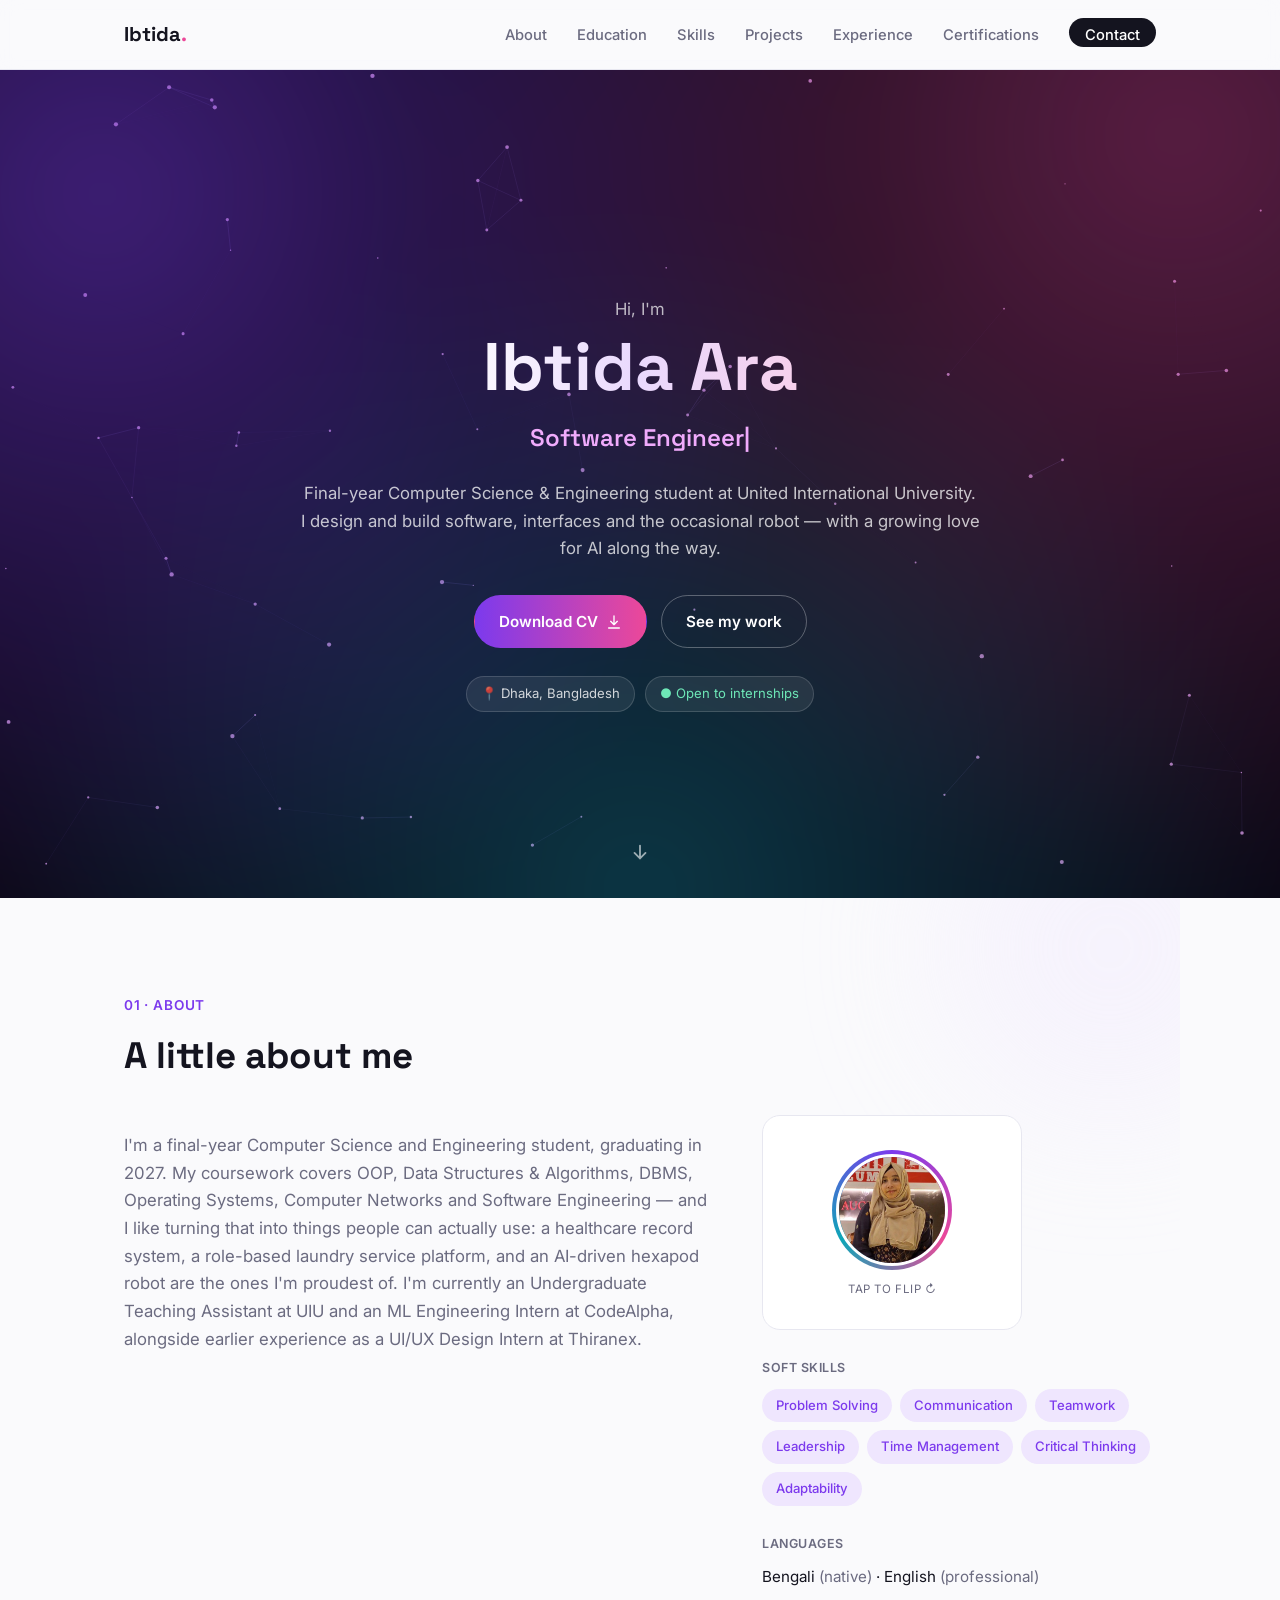
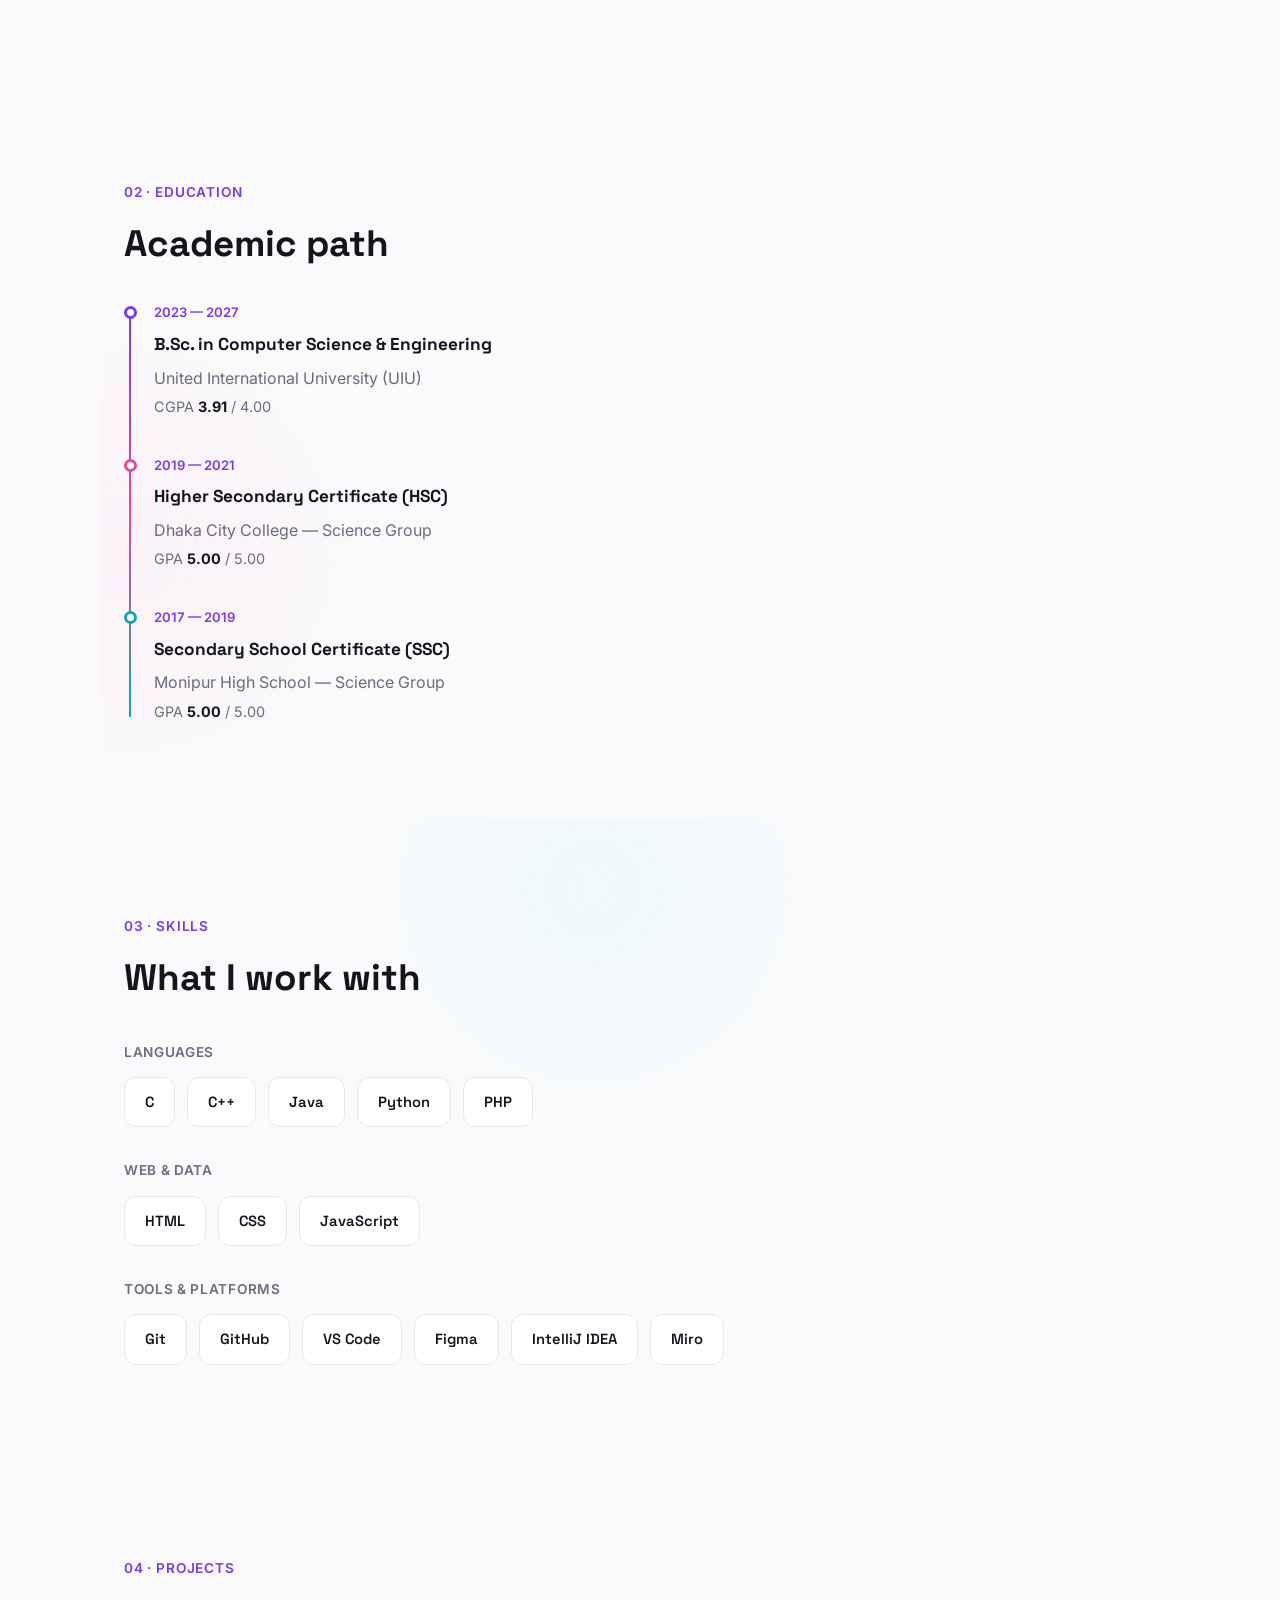
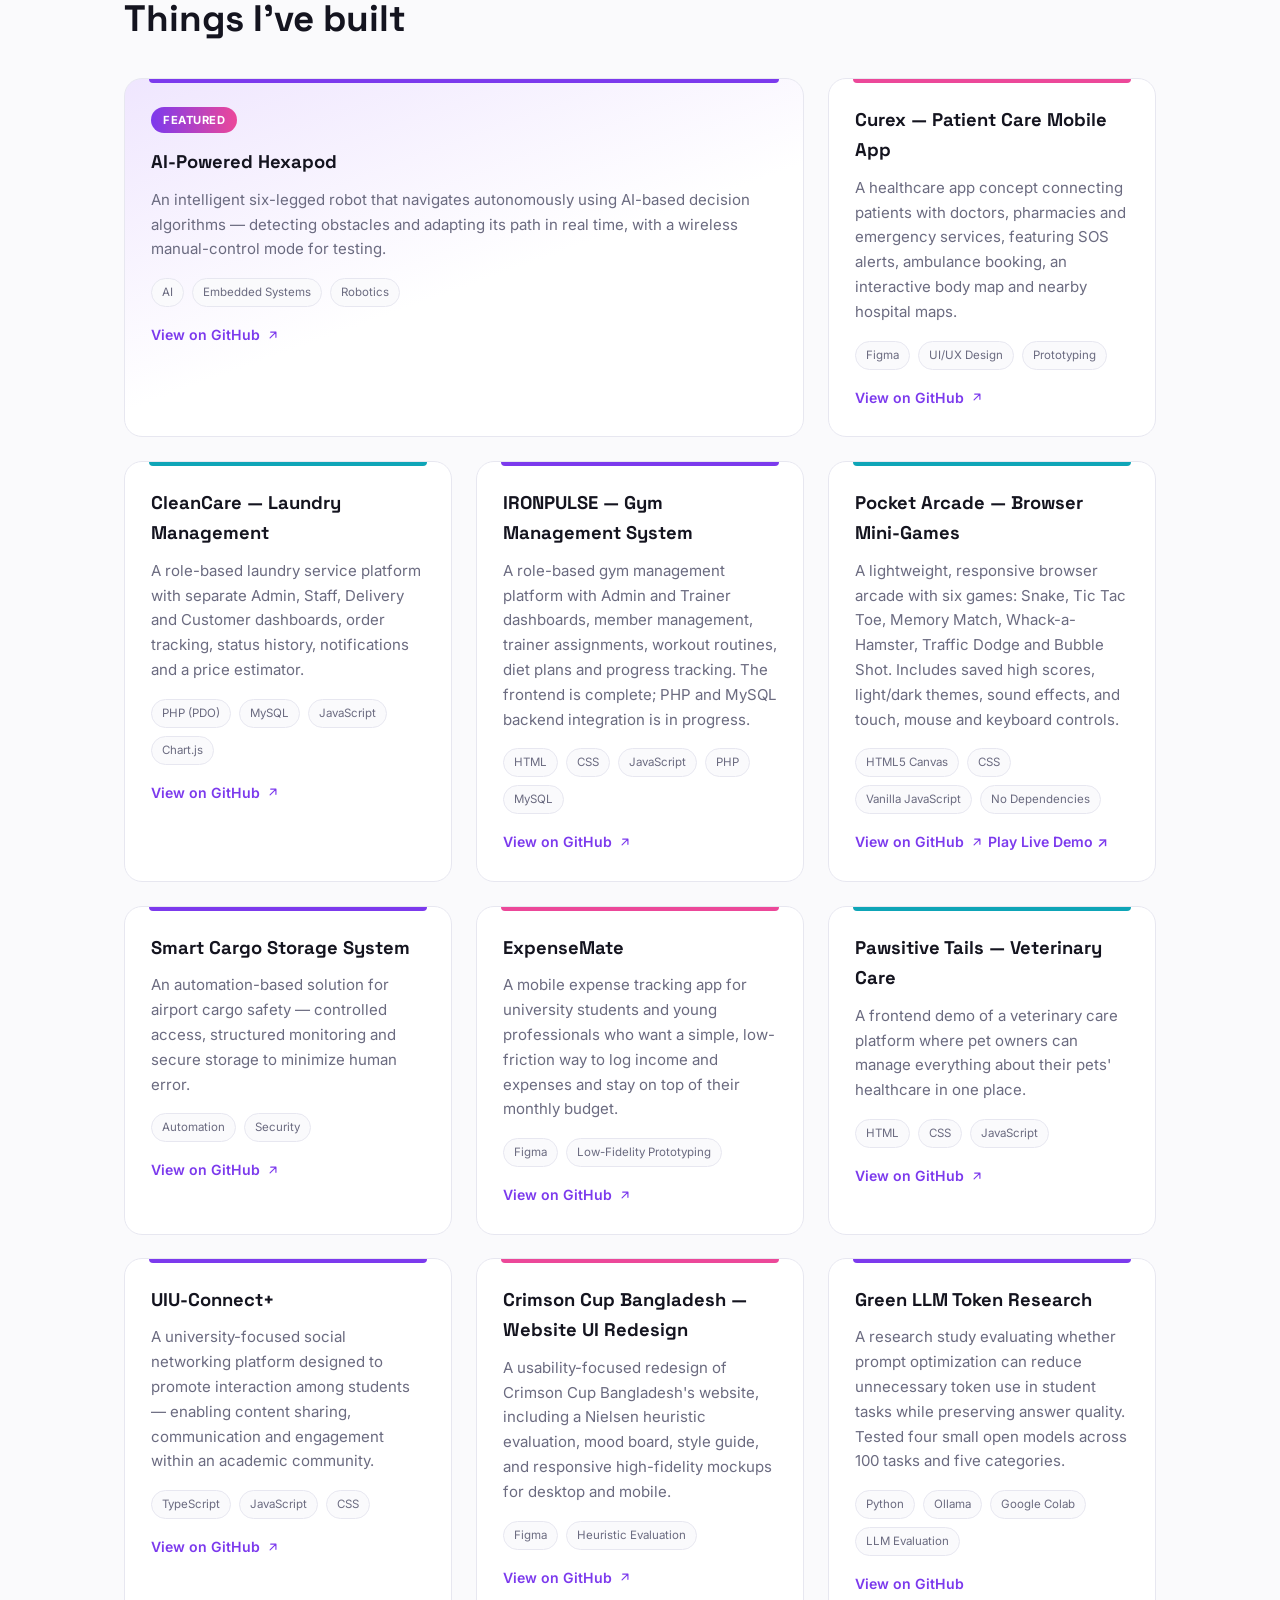
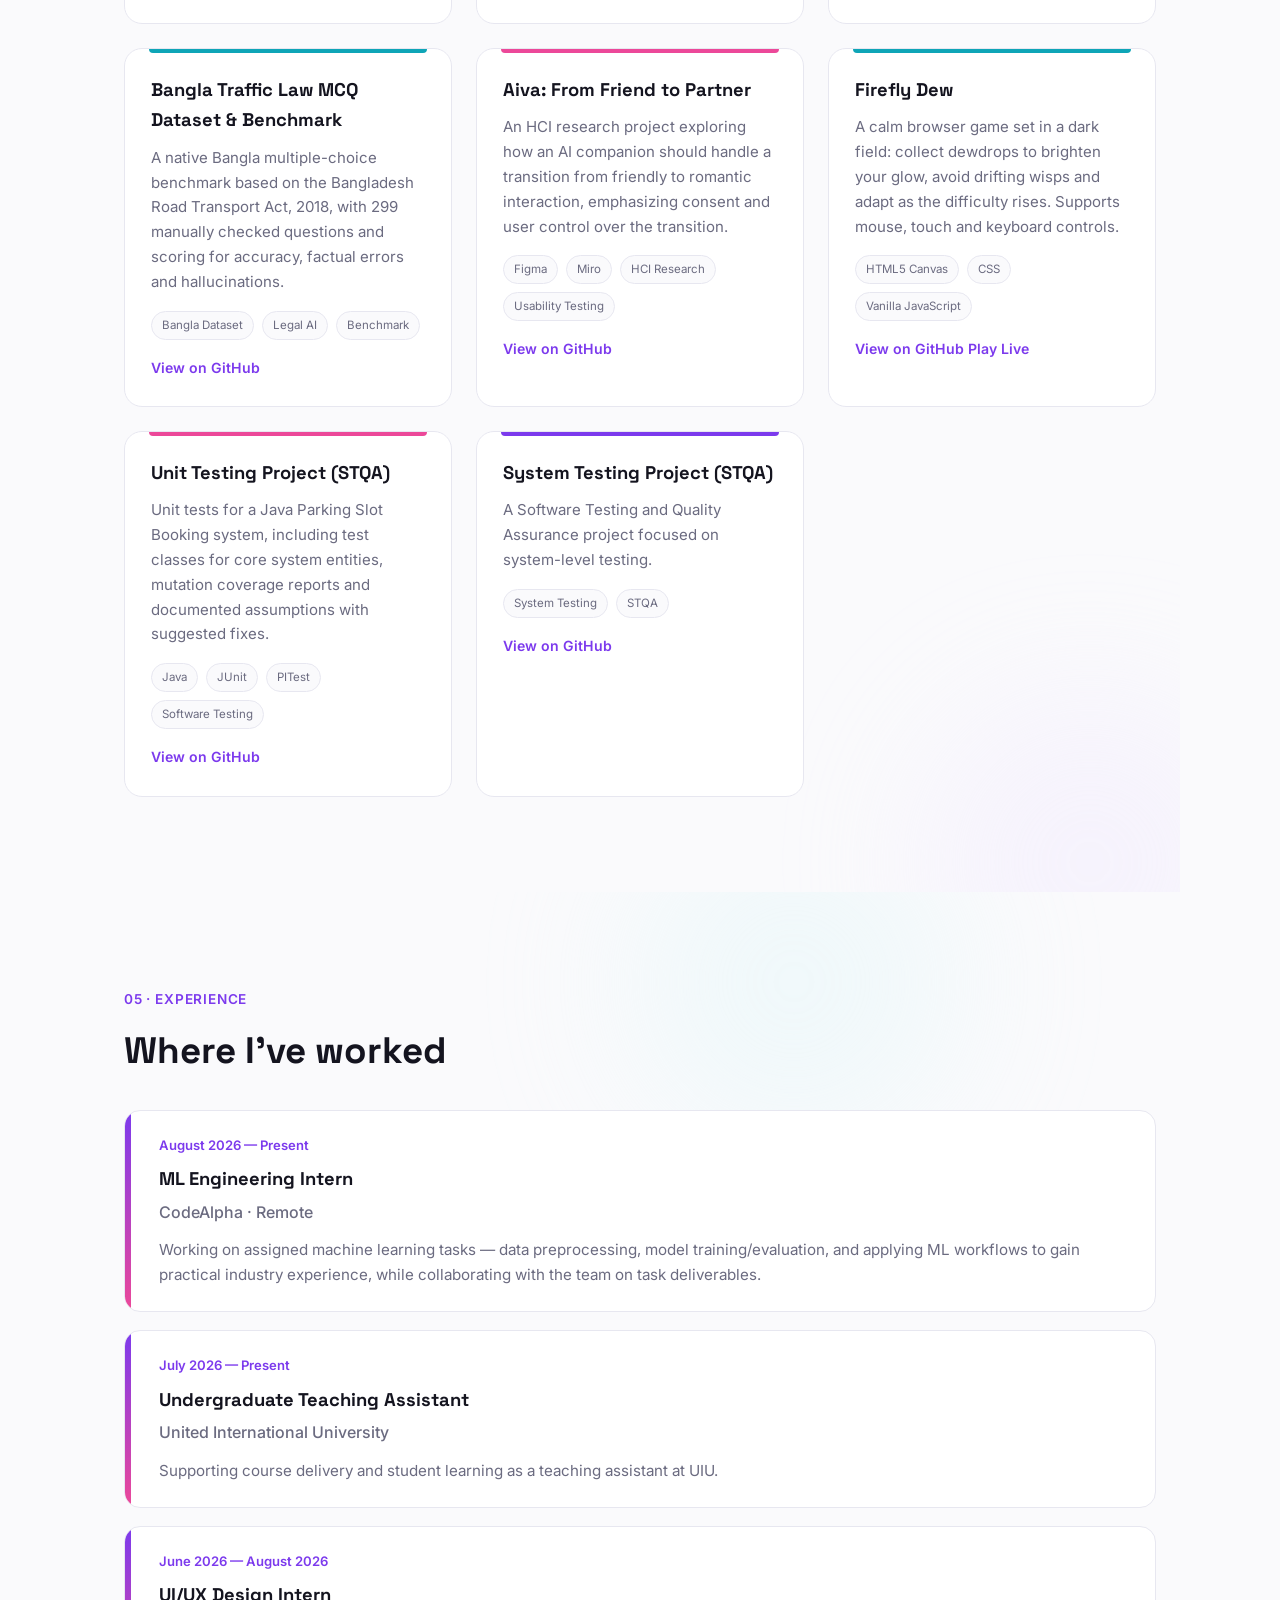
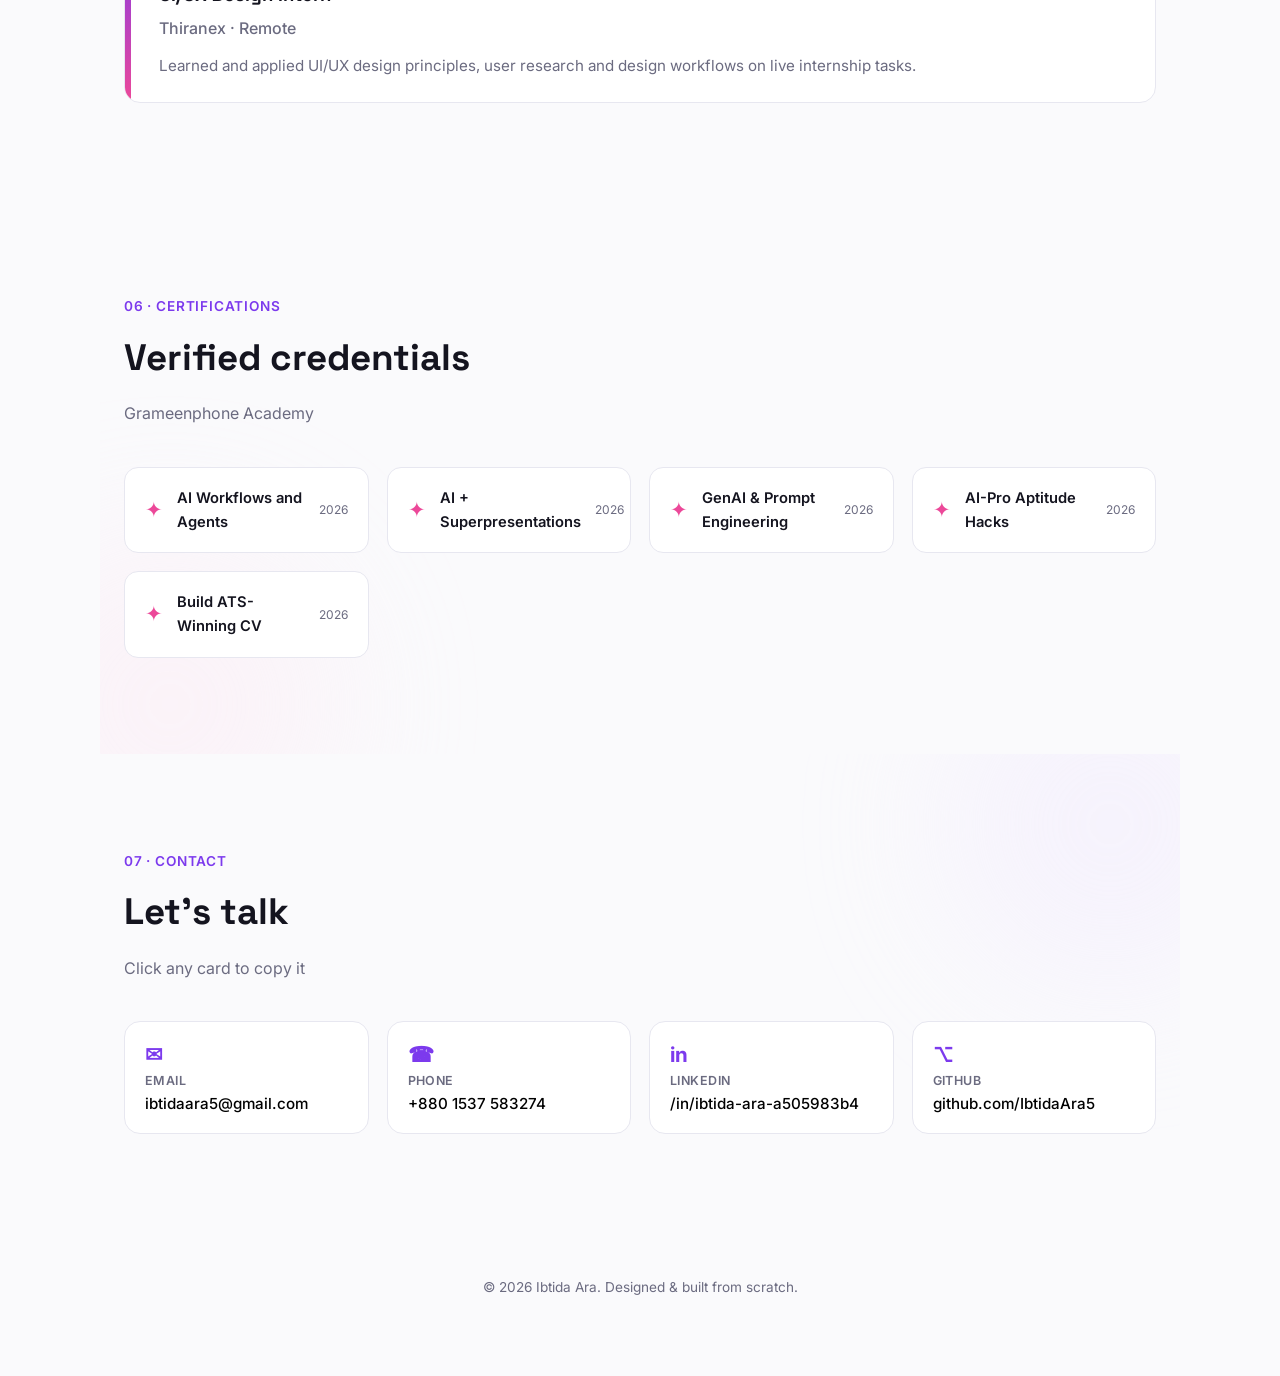
<file: index.html>
<!DOCTYPE html>
<html lang="en">
<head>
<meta charset="UTF-8">
<meta name="viewport" content="width=device-width, initial-scale=1.0">
<title>Ibtida Ara | Portfolio</title>
<link rel="preconnect" href="https://fonts.googleapis.com">
<link rel="preconnect" href="https://fonts.gstatic.com" crossorigin>
<link href="https://fonts.googleapis.com/css2?family=Space+Grotesk:wght@500;600;700&family=Inter:wght@400;500;600;700&display=swap" rel="stylesheet">
<link rel="stylesheet" href="style.css">
</head>
<body>

<div class="progress-bar" id="progressBar" aria-hidden="true"></div>
<div class="cursor-glow" id="cursorGlow" aria-hidden="true"></div>

<nav id="navbar">
  <div class="nav-inner">
    <a href="#top" class="logo">Ibtida<span class="logo-dot">.</span></a>
    <button class="nav-toggle" id="navToggle" aria-label="Toggle menu" aria-expanded="false">
      <span></span><span></span><span></span>
    </button>
    <ul id="navList">
      <li><a href="#about">About</a></li>
      <li><a href="#education">Education</a></li>
      <li><a href="#skills">Skills</a></li>
      <li><a href="#projects">Projects</a></li>
      <li><a href="#experience">Experience</a></li>
      <li><a href="#certifications">Certifications</a></li>
      <li><a href="#contact" class="nav-cta">Contact</a></li>
    </ul>
  </div>
</nav>

<header class="hero" id="top">
  <canvas id="particles" aria-hidden="true"></canvas>
  <div class="hero-glow" aria-hidden="true"></div>
  <div class="hero-inner">
    <p class="eyebrow">Hi, I'm</p>
    <h1 class="hero-name">Ibtida Ara</h1>
    <p class="hero-role">
      <span id="typedRole"></span><span class="type-cursor">|</span>
    </p>
    <p class="hero-desc">
      Final-year Computer Science &amp; Engineering student at United International University.
      I design and build software, interfaces and the occasional robot — with a growing love
      for AI along the way.
    </p>
    <div class="hero-actions">
      <a href="Ibtida_Ara_CV.pdf" class="btn btn-primary" download="Ibtida_Ara_CV.pdf">
        Download CV
        <svg width="16" height="16" viewBox="0 0 24 24" fill="none"><path d="M12 3v13m0 0l-5-5m5 5l5-5M4 21h16" stroke="currentColor" stroke-width="2" stroke-linecap="round" stroke-linejoin="round"/></svg>
      </a>
      <a href="#projects" class="btn btn-ghost">See my work</a>
    </div>
    <div class="hero-meta">
      <span class="meta-pill">📍 Dhaka, Bangladesh</span>
      <span class="meta-pill meta-pill-live">● Open to internships</span>
    </div>
  </div>
  <a class="scroll-hint" href="#about" aria-label="Scroll down">
    <svg width="22" height="22" viewBox="0 0 24 24" fill="none"><path d="M12 5v14m0 0l-6-6m6 6l6-6" stroke="currentColor" stroke-width="2" stroke-linecap="round" stroke-linejoin="round"/></svg>
  </a>
</header>

<main>

  <section id="about" class="section reveal">
    <p class="kicker">01 · About</p>
    <h2 class="section-title">A little about me</h2>
    <div class="about-grid">
      <p class="about-text">
        I'm a final-year Computer Science and Engineering student, graduating in 2027.
        My coursework covers OOP, Data Structures &amp; Algorithms, DBMS, Operating Systems,
        Computer Networks and Software Engineering — and I like turning that into things people
        can actually use: a healthcare record system, a role-based laundry service platform, and
        an AI-driven hexapod robot are the ones I'm proudest of. I'm currently an Undergraduate
        Teaching Assistant at UIU and an ML Engineering Intern at CodeAlpha, alongside earlier
        experience as a UI/UX Design Intern at Thiranex.
      </p>
      <div class="about-side">
        <button class="flip-card" id="flipCard" aria-label="Flip card">
          <div class="flip-inner">
            <div class="flip-face flip-front">
              <div class="avatar-ring"><img src="profile.jpg" alt="Portrait of Ibtida Ara" width="120" height="120"></div>
              <p class="flip-hint">tap to flip ↻</p>
            </div>
            <div class="flip-face flip-back">
              <p class="flip-quote">&ldquo;Turning coursework into things people can actually use.&rdquo;</p>
              <p class="flip-hint">tap to flip back ↻</p>
            </div>
          </div>
        </button>
        <div class="pill-block">
          <span class="pill-block-label">Soft skills</span>
          <div class="pill-row">
            <span class="pill">Problem Solving</span>
            <span class="pill">Communication</span>
            <span class="pill">Teamwork</span>
            <span class="pill">Leadership</span>
            <span class="pill">Time Management</span>
            <span class="pill">Critical Thinking</span>
            <span class="pill">Adaptability</span>
          </div>
        </div>
        <p class="languages">
          <span class="pill-block-label">Languages</span>
          Bengali <span class="muted">(native)</span> · English <span class="muted">(professional)</span>
        </p>
      </div>
    </div>
  </section>

  <section id="education" class="section reveal">
    <p class="kicker">02 · Education</p>
    <h2 class="section-title">Academic path</h2>
    <div class="timeline">
      <div class="timeline-item">
        <span class="timeline-node node-violet" aria-hidden="true"></span>
        <div class="timeline-content">
          <p class="timeline-period">2023 — 2027</p>
          <h3>B.Sc. in Computer Science &amp; Engineering</h3>
          <p class="timeline-org">United International University (UIU)</p>
          <p class="timeline-score">CGPA <strong>3.91</strong> / 4.00</p>
        </div>
      </div>
      <div class="timeline-item">
        <span class="timeline-node node-pink" aria-hidden="true"></span>
        <div class="timeline-content">
          <p class="timeline-period">2019 — 2021</p>
          <h3>Higher Secondary Certificate (HSC)</h3>
          <p class="timeline-org">Dhaka City College — Science Group</p>
          <p class="timeline-score">GPA <strong>5.00</strong> / 5.00</p>
        </div>
      </div>
      <div class="timeline-item">
        <span class="timeline-node node-cyan" aria-hidden="true"></span>
        <div class="timeline-content">
          <p class="timeline-period">2017 — 2019</p>
          <h3>Secondary School Certificate (SSC)</h3>
          <p class="timeline-org">Monipur High School — Science Group</p>
          <p class="timeline-score">GPA <strong>5.00</strong> / 5.00</p>
        </div>
      </div>
    </div>
  </section>

  <section id="skills" class="section reveal">
    <p class="kicker">03 · Skills</p>
    <h2 class="section-title">What I work with</h2>

    <p class="group-label">Languages</p>
    <div class="pill-row pill-row-lg">
      <span class="pill pill-lg">C</span>
      <span class="pill pill-lg">C++</span>
      <span class="pill pill-lg">Java</span>
      <span class="pill pill-lg">Python</span>
      <span class="pill pill-lg">PHP</span>
    </div>

    <p class="group-label">Web &amp; Data</p>
    <div class="pill-row pill-row-lg">
      <span class="pill pill-lg">HTML</span>
      <span class="pill pill-lg">CSS</span>
      <span class="pill pill-lg">JavaScript</span>
    </div>

    <p class="group-label">Tools &amp; Platforms</p>
    <div class="pill-row pill-row-lg">
      <span class="pill pill-lg">Git</span>
      <span class="pill pill-lg">GitHub</span>
      <span class="pill pill-lg">VS Code</span>
      <span class="pill pill-lg">Figma</span>
      <span class="pill pill-lg">IntelliJ IDEA</span>
      <span class="pill pill-lg">Miro</span>
    </div>
  </section>

  <section id="projects" class="section reveal">
    <p class="kicker">04 · Projects</p>
    <h2 class="section-title">Things I've built</h2>
    <div class="project-grid">

      <article class="project-card project-card-featured tilt-card" data-accent="violet">
        <span class="project-featured-badge">Featured</span>
        <h3>AI-Powered Hexapod</h3>
        <p>An intelligent six-legged robot that navigates autonomously using AI-based decision
           algorithms — detecting obstacles and adapting its path in real time, with a wireless
           manual-control mode for testing.</p>
        <div class="pill-row">
          <span class="tag">AI</span><span class="tag">Embedded Systems</span><span class="tag">Robotics</span>
        </div>
        <a href="https://github.com/IbtidaAra5/AI-Powered-HEXAPOD-for-Autonomous-and-Wireless-Controlled-Navigation" class="project-link" target="_blank" rel="noopener">
          View on GitHub
          <svg width="14" height="14" viewBox="0 0 24 24" fill="none"><path d="M7 17L17 7M17 7H8m9 0v9" stroke="currentColor" stroke-width="2" stroke-linecap="round" stroke-linejoin="round"/></svg>
        </a>
      </article>

      <article class="project-card tilt-card" data-accent="pink">
        <h3>Curex — Patient Care Mobile App</h3>
        <p>A healthcare app concept connecting patients with doctors, pharmacies and emergency
           services, featuring SOS alerts, ambulance booking, an interactive body map and nearby
           hospital maps.</p>
        <div class="pill-row">
          <span class="tag">Figma</span><span class="tag">UI/UX Design</span><span class="tag">Prototyping</span>
        </div>
        <a href="https://github.com/IbtidaAra5/Curex_Mobile_App_Design" class="project-link" target="_blank" rel="noopener">
          View on GitHub
          <svg width="14" height="14" viewBox="0 0 24 24" fill="none"><path d="M7 17L17 7M17 7H8m9 0v9" stroke="currentColor" stroke-width="2" stroke-linecap="round" stroke-linejoin="round"/></svg>
        </a>
      </article>

      <article class="project-card tilt-card" data-accent="cyan">
        <h3>CleanCare — Laundry Management</h3>
        <p>A role-based laundry service platform with separate Admin, Staff, Delivery and Customer
           dashboards, order tracking, status history, notifications and a price estimator.</p>
        <div class="pill-row">
          <span class="tag">PHP (PDO)</span><span class="tag">MySQL</span><span class="tag">JavaScript</span><span class="tag">Chart.js</span>
        </div>
        <a href="https://github.com/IbtidaAra5/CleanCare" class="project-link" target="_blank" rel="noopener">
          View on GitHub
          <svg width="14" height="14" viewBox="0 0 24 24" fill="none"><path d="M7 17L17 7M17 7H8m9 0v9" stroke="currentColor" stroke-width="2" stroke-linecap="round" stroke-linejoin="round"/></svg>
        </a>
      </article>

      <article class="project-card tilt-card" data-accent="violet">
        <h3>IRONPULSE — Gym Management System</h3>
        <p>A role-based gym management platform with Admin and Trainer dashboards, member management,
           trainer assignments, workout routines, diet plans and progress tracking. The frontend is
           complete; PHP and MySQL backend integration is in progress.</p>
        <div class="pill-row">
          <span class="tag">HTML</span><span class="tag">CSS</span><span class="tag">JavaScript</span><span class="tag">PHP</span><span class="tag">MySQL</span>
        </div>
        <a href="https://github.com/IbtidaAra5/IRONPULSE" class="project-link" target="_blank" rel="noopener">
          View on GitHub
          <svg width="14" height="14" viewBox="0 0 24 24" fill="none"><path d="M7 17L17 7M17 7H8m9 0v9" stroke="currentColor" stroke-width="2" stroke-linecap="round" stroke-linejoin="round"/></svg>
        </a>
      </article>

      <article class="project-card tilt-card" data-accent="cyan">
        <h3>Pocket Arcade — Browser Mini-Games</h3>
        <p>A lightweight, responsive browser arcade with six games: Snake, Tic Tac Toe, Memory Match,
           Whack-a-Hamster, Traffic Dodge and Bubble Shot. Includes saved high scores, light/dark themes,
           sound effects, and touch, mouse and keyboard controls.</p>
        <div class="pill-row">
          <span class="tag">HTML5 Canvas</span><span class="tag">CSS</span><span class="tag">Vanilla JavaScript</span><span class="tag">No Dependencies</span>
        </div>
        <a href="https://github.com/IbtidaAra5/Pocket_Arcade" class="project-link" target="_blank" rel="noopener">
          View on GitHub
          <svg width="14" height="14" viewBox="0 0 24 24" fill="none"><path d="M7 17L17 7M17 7H8m9 0v9" stroke="currentColor" stroke-width="2" stroke-linecap="round" stroke-linejoin="round"/></svg>
        </a>
        <a href="https://ibtidaara5.github.io/Pocket-Arcade/" class="project-link" target="_blank" rel="noopener">Play Live Demo ↗</a>
      </article>

      <article class="project-card tilt-card" data-accent="violet">
        <h3>Smart Cargo Storage System</h3>
        <p>An automation-based solution for airport cargo safety — controlled access,
           structured monitoring and secure storage to minimize human error.</p>
        <div class="pill-row">
          <span class="tag">Automation</span><span class="tag">Security</span>
        </div>
        <a href="https://github.com/IbtidaAra5/Smart-Cargo-Storage-System" class="project-link" target="_blank" rel="noopener">
          View on GitHub
          <svg width="14" height="14" viewBox="0 0 24 24" fill="none"><path d="M7 17L17 7M17 7H8m9 0v9" stroke="currentColor" stroke-width="2" stroke-linecap="round" stroke-linejoin="round"/></svg>
        </a>
      </article>

      <article class="project-card tilt-card" data-accent="pink">
        <h3>ExpenseMate</h3>
        <p>A mobile expense tracking app for university students and young professionals who
           want a simple, low-friction way to log income and expenses and stay on top of their
           monthly budget.</p>
        <div class="pill-row">
          <span class="tag">Figma</span><span class="tag">Low-Fidelity Prototyping</span>
        </div>
        <a href="https://github.com/IbtidaAra5/ExpenseMate" class="project-link" target="_blank" rel="noopener">
          View on GitHub
          <svg width="14" height="14" viewBox="0 0 24 24" fill="none"><path d="M7 17L17 7M17 7H8m9 0v9" stroke="currentColor" stroke-width="2" stroke-linecap="round" stroke-linejoin="round"/></svg>
        </a>
      </article>

      <article class="project-card tilt-card" data-accent="cyan">
        <h3>Pawsitive Tails — Veterinary Care</h3>
        <p>A frontend demo of a veterinary care platform where pet owners can manage everything
           about their pets' healthcare in one place.</p>
        <div class="pill-row">
          <span class="tag">HTML</span><span class="tag">CSS</span><span class="tag">JavaScript</span>
        </div>
        <a href="https://github.com/IbtidaAra5/PetCare-Pawsitive-Tails" class="project-link" target="_blank" rel="noopener">
          View on GitHub
          <svg width="14" height="14" viewBox="0 0 24 24" fill="none"><path d="M7 17L17 7M17 7H8m9 0v9" stroke="currentColor" stroke-width="2" stroke-linecap="round" stroke-linejoin="round"/></svg>
        </a>
      </article>

      <article class="project-card tilt-card" data-accent="violet">
        <h3>UIU-Connect+</h3>
        <p>A university-focused social networking platform designed to promote interaction
           among students — enabling content sharing, communication and engagement within an
           academic community.</p>
        <div class="pill-row">
          <span class="tag">TypeScript</span><span class="tag">JavaScript</span><span class="tag">CSS</span>
        </div>
        <a href="https://github.com/IbtidaAra5/UIU-Connect-" class="project-link" target="_blank" rel="noopener">
          View on GitHub
          <svg width="14" height="14" viewBox="0 0 24 24" fill="none"><path d="M7 17L17 7M17 7H8m9 0v9" stroke="currentColor" stroke-width="2" stroke-linecap="round" stroke-linejoin="round"/></svg>
        </a>
      </article>

      <article class="project-card tilt-card" data-accent="pink">
        <h3>Crimson Cup Bangladesh — Website UI Redesign</h3>
        <p>A usability-focused redesign of Crimson Cup Bangladesh's website, including a
           Nielsen heuristic evaluation, mood board, style guide, and responsive high-fidelity
           mockups for desktop and mobile.</p>
        <div class="pill-row">
          <span class="tag">Figma</span><span class="tag">Heuristic Evaluation</span>
        </div>
        <a href="https://github.com/IbtidaAra5/Website-UI-Redesign-CRIMSON-CUP" class="project-link" target="_blank" rel="noopener">
          View on GitHub
          <svg width="14" height="14" viewBox="0 0 24 24" fill="none"><path d="M7 17L17 7M17 7H8m9 0v9" stroke="currentColor" stroke-width="2" stroke-linecap="round" stroke-linejoin="round"/></svg>
        </a>
      </article>


      <article class="project-card tilt-card" data-accent="violet">
        <h3>Green LLM Token Research</h3>
        <p>A research study evaluating whether prompt optimization can reduce unnecessary token use in student tasks while preserving answer quality. Tested four small open models across 100 tasks and five categories.</p>
        <div class="pill-row">
          <span class="tag">Python</span><span class="tag">Ollama</span><span class="tag">Google Colab</span><span class="tag">LLM Evaluation</span>
        </div>
        <a href="https://github.com/IbtidaAra5/sustainable_green-llm-token-research-edu" class="project-link" target="_blank" rel="noopener">View on GitHub</a>
      </article>

      <article class="project-card tilt-card" data-accent="cyan">
        <h3>Bangla Traffic Law MCQ Dataset &amp; Benchmark</h3>
        <p>A native Bangla multiple-choice benchmark based on the Bangladesh Road Transport Act, 2018, with 299 manually checked questions and scoring for accuracy, factual errors and hallucinations.</p>
        <div class="pill-row">
          <span class="tag">Bangla Dataset</span><span class="tag">Legal AI</span><span class="tag">Benchmark</span>
        </div>
        <a href="https://github.com/IbtidaAra5/BanglaTrafficLaw-MCQ-Dataset-Benchmark" class="project-link" target="_blank" rel="noopener">View on GitHub</a>
      </article>

      <article class="project-card tilt-card" data-accent="pink">
        <h3>Aiva: From Friend to Partner</h3>
        <p>An HCI research project exploring how an AI companion should handle a transition from friendly to romantic interaction, emphasizing consent and user control over the transition.</p>
        <div class="pill-row">
          <span class="tag">Figma</span><span class="tag">Miro</span><span class="tag">HCI Research</span><span class="tag">Usability Testing</span>
        </div>
        <a href="https://github.com/IbtidaAra5/Aiva-consent-aware_romantic_Ai-companion" class="project-link" target="_blank" rel="noopener">View on GitHub</a>
      </article>

      <article class="project-card tilt-card" data-accent="cyan">
        <h3>Firefly Dew</h3>
        <p>A calm browser game set in a dark field: collect dewdrops to brighten your glow, avoid drifting wisps and adapt as the difficulty rises. Supports mouse, touch and keyboard controls.</p>
        <div class="pill-row">
          <span class="tag">HTML5 Canvas</span><span class="tag">CSS</span><span class="tag">Vanilla JavaScript</span>
        </div>
        <a href="https://github.com/IbtidaAra5/Firefly-Dew" class="project-link" target="_blank" rel="noopener">View on GitHub</a>
        <a href="https://ibtidaara5.github.io/Firefly-Dew/" class="project-link" target="_blank" rel="noopener">Play Live</a>
      </article>

      <article class="project-card tilt-card" data-accent="pink">
        <h3>Unit Testing Project (STQA)</h3>
        <p>Unit tests for a Java Parking Slot Booking system, including test classes for core system entities, mutation coverage reports and documented assumptions with suggested fixes.</p>
        <div class="pill-row">
          <span class="tag">Java</span><span class="tag">JUnit</span><span class="tag">PITest</span><span class="tag">Software Testing</span>
        </div>
        <a href="https://github.com/IbtidaAra5/Unit_Testing_Project-STQA" class="project-link" target="_blank" rel="noopener">View on GitHub</a>
      </article>

      <article class="project-card tilt-card" data-accent="violet">
        <h3>System Testing Project (STQA)</h3>
        <p>A Software Testing and Quality Assurance project focused on system-level testing.</p>
        <div class="pill-row">
          <span class="tag">System Testing</span><span class="tag">STQA</span>
        </div>
        <a href="https://github.com/IbtidaAra5/System_Testing_Project-STQA" class="project-link" target="_blank" rel="noopener">View on GitHub</a>
      </article>
    </div>
  </section>

  <section id="experience" class="section reveal">
    <p class="kicker">05 · Experience</p>
    <h2 class="section-title">Where I've worked</h2>
    <div class="exp-card">
      <span class="exp-accent" aria-hidden="true"></span>
      <div class="exp-body">
        <p class="exp-period">August 2026 — Present</p>
        <h3>ML Engineering Intern</h3>
        <p class="exp-org">CodeAlpha · Remote</p>
        <p class="exp-desc">Working on assigned machine learning tasks — data preprocessing,
           model training/evaluation, and applying ML workflows to gain practical industry
           experience, while collaborating with the team on task deliverables.</p>
      </div>
    </div>
    <div class="exp-card">
      <span class="exp-accent" aria-hidden="true"></span>
      <div class="exp-body">
        <p class="exp-period">July 2026 — Present</p>
        <h3>Undergraduate Teaching Assistant</h3>
        <p class="exp-org">United International University</p>
        <p class="exp-desc">Supporting course delivery and student learning as a teaching
           assistant at UIU.</p>
      </div>
    </div>
    <div class="exp-card">
      <span class="exp-accent" aria-hidden="true"></span>
      <div class="exp-body">
        <p class="exp-period">June 2026 — August 2026</p>
        <h3>UI/UX Design Intern</h3>
        <p class="exp-org">Thiranex · Remote</p>
        <p class="exp-desc">Learned and applied UI/UX design principles, user research and
           design workflows on live internship tasks.</p>
      </div>
    </div>
  </section>

  <section id="certifications" class="section reveal">
    <p class="kicker">06 · Certifications</p>
    <h2 class="section-title">Verified credentials</h2>
    <p class="section-sub">Grameenphone Academy</p>
    <div class="cert-grid">
      <a class="cert-card tilt-card" href="https://www.grameenphone.academy/cert/ad3618e13494" target="_blank" rel="noopener">
        <span class="cert-icon">✦</span>
        <span class="cert-name">AI Workflows and Agents</span>
        <span class="cert-year">2026</span>
      </a>
      <a class="cert-card tilt-card" href="https://www.grameenphone.academy/cert/cb62ee5eb7ec" target="_blank" rel="noopener">
        <span class="cert-icon">✦</span>
        <span class="cert-name">AI + Superpresentations</span>
        <span class="cert-year">2026</span>
      </a>
      <a class="cert-card tilt-card" href="https://www.grameenphone.academy/cert/aa1685969389" target="_blank" rel="noopener">
        <span class="cert-icon">✦</span>
        <span class="cert-name">GenAI &amp; Prompt Engineering</span>
        <span class="cert-year">2026</span>
      </a>
      <a class="cert-card tilt-card" href="https://www.grameenphone.academy/cert/6e45187b63d3" target="_blank" rel="noopener">
        <span class="cert-icon">✦</span>
        <span class="cert-name">AI-Pro Aptitude Hacks</span>
        <span class="cert-year">2026</span>
      </a>
      <a class="cert-card tilt-card" href="https://www.grameenphone.academy/cert/b7ade42d724b" target="_blank" rel="noopener">
        <span class="cert-icon">✦</span>
        <span class="cert-name">Build ATS-Winning CV</span>
        <span class="cert-year">2026</span>
      </a>
    </div>
  </section>

  <section id="contact" class="section reveal">
    <p class="kicker">07 · Contact</p>
    <h2 class="section-title">Let's talk</h2>
    <p class="section-sub">Click any card to copy it</p>
    <div class="contact-grid">
      <button class="contact-card tilt-card" data-copy="ibtidaara5@gmail.com">
        <span class="contact-icon">✉</span>
        <span class="contact-label">Email</span>
        <span class="contact-value">ibtidaara5@gmail.com</span>
      </button>
      <button class="contact-card tilt-card" data-copy="+8801537583274">
        <span class="contact-icon">☎</span>
        <span class="contact-label">Phone</span>
        <span class="contact-value">+880 1537 583274</span>
      </button>
      <button class="contact-card tilt-card" data-copy="https://www.linkedin.com/in/ibtida-ara-a505983b4">
        <span class="contact-icon">in</span>
        <span class="contact-label">LinkedIn</span>
        <span class="contact-value">/in/ibtida-ara-a505983b4</span>
      </button>
      <button class="contact-card tilt-card" data-copy="https://github.com/IbtidaAra5">
        <span class="contact-icon">⌥</span>
        <span class="contact-label">GitHub</span>
        <span class="contact-value">github.com/IbtidaAra5</span>
      </button>
    </div>
  </section>

</main>

<footer class="site-footer">
  <p>&copy; <span id="year"></span> Ibtida Ara. Designed &amp; built from scratch.</p>
</footer>

<div class="toast" id="toast">Copied to clipboard</div>

<script src="script.js"></script>
</body>
</html>
</file>
<file: style.css>
/* ===================================================================
   TOKENS
=================================================================== */
:root{
  --bg: #FAFAFC;
  --surface: #FFFFFF;
  --ink: #14141F;
  --ink-soft: #6B6B80;
  --line: #E7E7F0;

  --violet: #7C3AED;
  --violet-soft: #EFE6FE;
  --pink: #EC4899;
  --pink-soft: #FDE6F2;
  --cyan: #0EA5B7;
  --cyan-soft: #DFF6F8;

  --hero-bg: #0B0714;

  --display: 'Space Grotesk', 'Segoe UI', sans-serif;
  --sans: 'Inter', 'Segoe UI', sans-serif;

  --maxw: 1080px;
}

*{ box-sizing: border-box; }
html{ scroll-behavior: smooth; }

body{
  margin: 0;
  background: var(--bg);
  color: var(--ink);
  font-family: var(--sans);
  line-height: 1.65;
  -webkit-font-smoothing: antialiased;
}

a{ color: inherit; text-decoration: none; }
ul{ list-style: none; margin: 0; padding: 0; }
button{ font-family: inherit; }

::selection{ background: var(--violet); color: #fff; }

:focus-visible{
  outline: 2px solid var(--violet);
  outline-offset: 3px;
}

.muted{ color: var(--ink-soft); font-weight: 400; }

/* ---------- progress bar ---------- */
.progress-bar{
  position: fixed;
  top: 0; left: 0;
  height: 3px;
  width: 100%;
  background: linear-gradient(90deg, var(--violet), var(--pink), var(--cyan));
  transform: scaleX(0);
  transform-origin: left;
  z-index: 999;
  transition: transform .1s linear;
}

/* ---------- cursor glow (page-wide, subtle) ---------- */
.cursor-glow{
  position: fixed;
  top: 0; left: 0;
  width: 380px; height: 380px;
  border-radius: 50%;
  pointer-events: none;
  background: radial-gradient(circle, rgba(124,58,237,0.10), rgba(236,72,153,0.06) 45%, transparent 70%);
  transform: translate(-50%, -50%);
  z-index: 1;
  opacity: 0;
  transition: opacity .3s ease;
}
.cursor-glow.active{ opacity: 1; }

/* ---------- decorative section orbs ---------- */
.section{ position: relative; overflow: hidden; }
.section::before{
  content: '';
  position: absolute;
  width: 340px; height: 340px;
  border-radius: 50%;
  filter: blur(70px);
  opacity: 0.35;
  z-index: 0;
  pointer-events: none;
}
#about::before{ background: var(--violet-soft); top: -120px; right: -100px; }
#education::before{ background: var(--pink-soft); top: 40%; left: -140px; }
#skills::before{ background: var(--cyan-soft); top: -100px; left: 30%; }
#projects::before{ background: var(--violet-soft); bottom: -140px; right: -80px; }
#experience::before{ background: var(--cyan-soft); top: -80px; right: 20%; }
#certifications::before{ background: var(--pink-soft); bottom: -120px; left: -100px; }
#contact::before{ background: var(--violet-soft); top: -100px; right: -100px; }
.section > *{ position: relative; z-index: 1; }

/* ---------- staggered entrance for grids ---------- */
.pill-lg, .project-card, .cert-card, .contact-card, .timeline-item{
  opacity: 0;
  transform: translateY(18px) scale(.97);
  transition: opacity .6s cubic-bezier(.16,.8,.24,1), transform .6s cubic-bezier(.16,.8,.24,1);
}
.reveal.in-view .pill-lg,
.reveal.in-view .project-card,
.reveal.in-view .cert-card,
.reveal.in-view .contact-card,
.reveal.in-view .timeline-item{
  opacity: 1;
  transform: translateY(0) scale(1);
}
.project-grid .project-card:nth-child(5){ transition-delay: .28s; }
.project-grid .project-card:nth-child(6){ transition-delay: .34s; }
.project-grid .project-card:nth-child(7){ transition-delay: .40s; }
.project-grid .project-card:nth-child(8){ transition-delay: .46s; }
.pill-row-lg .pill-lg:nth-child(1){ transition-delay: .02s; }
.pill-row-lg .pill-lg:nth-child(2){ transition-delay: .07s; }
.pill-row-lg .pill-lg:nth-child(3){ transition-delay: .12s; }
.pill-row-lg .pill-lg:nth-child(4){ transition-delay: .17s; }
.pill-row-lg .pill-lg:nth-child(5){ transition-delay: .22s; }
.project-grid .project-card:nth-child(1){ transition-delay: .04s; }
.project-grid .project-card:nth-child(2){ transition-delay: .1s; }
.project-grid .project-card:nth-child(3){ transition-delay: .16s; }
.project-grid .project-card:nth-child(4){ transition-delay: .22s; }
.cert-grid .cert-card:nth-child(1){ transition-delay: .04s; }
.cert-grid .cert-card:nth-child(2){ transition-delay: .1s; }
.cert-grid .cert-card:nth-child(3){ transition-delay: .16s; }
.contact-grid .contact-card:nth-child(1){ transition-delay: .04s; }
.contact-grid .contact-card:nth-child(2){ transition-delay: .1s; }
.contact-grid .contact-card:nth-child(3){ transition-delay: .16s; }
.contact-grid .contact-card:nth-child(4){ transition-delay: .22s; }
.timeline .timeline-item:nth-child(1){ transition-delay: .04s; }
.timeline .timeline-item:nth-child(2){ transition-delay: .14s; }
.timeline .timeline-item:nth-child(3){ transition-delay: .24s; }

/* ---------- button shine sweep ---------- */
.btn-primary{ position: relative; overflow: hidden; }
.btn-primary::after{
  content: '';
  position: absolute;
  top: 0; left: -60%;
  width: 40%; height: 100%;
  background: linear-gradient(120deg, transparent, rgba(255,255,255,0.4), transparent);
  transform: skewX(-20deg);
  transition: left .6s ease;
}
.btn-primary:hover::after{ left: 130%; }

/* ---------- NAV ---------- */
#navbar{
  position: sticky;
  top: 0;
  z-index: 100;
  background: rgba(250, 250, 252, 0.85);
  backdrop-filter: blur(10px);
  border-bottom: 1px solid var(--line);
}
.nav-inner{
  max-width: var(--maxw);
  margin: 0 auto;
  padding: 18px 24px;
  display: flex;
  align-items: center;
  justify-content: space-between;
}
.logo{
  font-family: var(--display);
  font-weight: 700;
  font-size: 1.25rem;
  transition: transform .3s cubic-bezier(.16,.8,.24,1);
  display: inline-block;
}
.logo:hover{ transform: scale(1.06); }
.logo-dot{ color: var(--pink); display: inline-block; transition: transform .3s cubic-bezier(.16,.8,.24,1); }
.logo:hover .logo-dot{ transform: rotate(180deg); }
#navList{
  display: flex;
  align-items: center;
  gap: 30px;
  flex-wrap: wrap;
}
#navList a{
  font-size: 0.92rem;
  font-weight: 500;
  color: var(--ink-soft);
  position: relative;
  padding-bottom: 3px;
  transition: color .3s cubic-bezier(.16,.8,.24,1);
}
#navList a::after{
  content: '';
  position: absolute;
  left: 0; bottom: 0;
  width: 0; height: 2px;
  background: linear-gradient(90deg, var(--violet), var(--pink));
  transition: width .35s cubic-bezier(.16,.8,.24,1);
}
#navList a:hover, #navList a.active{ color: var(--ink); }
#navList a:hover::after, #navList a.active::after{ width: 100%; }
.nav-cta{
  background: var(--ink);
  color: #fff !important;
  padding: 8px 16px;
  border-radius: 999px;
}
.nav-cta::after{ display: none; }
.nav-cta:hover{ background: var(--violet); }

.nav-toggle{
  display: none;
  flex-direction: column;
  gap: 5px;
  background: none;
  border: none;
  cursor: pointer;
  padding: 4px;
}
.nav-toggle span{
  width: 22px; height: 2px;
  background: var(--ink);
  display: block;
}

/* ---------- HERO ---------- */
.hero{
  position: relative;
  min-height: 92vh;
  display: flex;
  flex-direction: column;
  align-items: center;
  justify-content: center;
  text-align: center;
  background: var(--hero-bg);
  color: #fff;
  overflow: hidden;
  padding: 120px 24px 80px;
}
#particles{
  position: absolute;
  inset: 0;
  z-index: 0;
}
.hero-glow{
  position: absolute;
  inset: -20%;
  background:
    radial-gradient(circle at 20% 25%, rgba(124, 58, 237, 0.45), transparent 45%),
    radial-gradient(circle at 80% 20%, rgba(236, 72, 153, 0.35), transparent 45%),
    radial-gradient(circle at 50% 85%, rgba(14, 165, 183, 0.3), transparent 50%);
  filter: blur(40px);
  z-index: 0;
  animation: drift 18s ease-in-out infinite alternate;
}
@keyframes drift{
  0%{ transform: translate(0,0) scale(1); }
  100%{ transform: translate(-3%, 3%) scale(1.08); }
}
.hero-inner{ position: relative; z-index: 2; max-width: 680px; }
.eyebrow, .hero-name, .hero-role, .hero-desc, .hero-actions, .hero-meta{
  animation: hero-rise .8s cubic-bezier(.16,.8,.24,1) both;
}
.hero-name{ animation-delay: .05s; }
.hero-role{ animation-delay: .15s; }
.hero-desc{ animation-delay: .25s; }
.hero-actions{ animation-delay: .35s; }
.hero-meta{ animation-delay: .45s; }
@keyframes hero-rise{
  from{ opacity: 0; transform: translateY(16px); }
  to{ opacity: 1; transform: translateY(0); }
}
@media (prefers-reduced-motion: reduce){
  .eyebrow, .hero-name, .hero-role, .hero-desc, .hero-actions, .hero-meta{ animation: none; }
}

.eyebrow{
  font-size: 1.05rem;
  color: rgba(255,255,255,0.7);
  margin: 0 0 8px;
}
.hero-name{
  font-family: var(--display);
  font-weight: 700;
  font-size: clamp(2.6rem, 7vw, 4.2rem);
  line-height: 1.05;
  margin: 0 0 16px;
  background: linear-gradient(90deg, #fff 20%, #E9D8FD 50%, #FBCFE8 80%);
  -webkit-background-clip: text;
  background-clip: text;
  color: transparent;
}
.hero-role{
  font-family: var(--display);
  font-weight: 600;
  font-size: clamp(1.1rem, 2.4vw, 1.5rem);
  min-height: 1.6em;
  margin: 0 0 22px;
  color: #F0ABFC;
}
.type-cursor{ animation: blink 0.9s steps(1) infinite; }
@keyframes blink{ 50%{ opacity: 0; } }

.hero-desc{
  color: rgba(255,255,255,0.75);
  font-size: 1.05rem;
  margin: 0 0 32px;
}

.hero-actions{
  display: flex;
  flex-wrap: wrap;
  gap: 14px;
  justify-content: center;
  margin-bottom: 28px;
}
.btn{
  font-size: 0.95rem;
  font-weight: 600;
  padding: 13px 24px;
  border-radius: 999px;
  border: 1px solid transparent;
  display: inline-flex;
  align-items: center;
  gap: 8px;
  transition: transform .3s cubic-bezier(.16,.8,.24,1), box-shadow .3s cubic-bezier(.16,.8,.24,1), background .3s ease;
}
.btn-primary{
  background: linear-gradient(90deg, var(--violet), var(--pink));
  color: #fff;
}
.btn-primary:hover{
  transform: translateY(-3px) scale(1.02);
  box-shadow: 0 14px 30px rgba(124, 58, 237, 0.45);
}
.btn-ghost{
  color: #fff;
  border-color: rgba(255,255,255,0.3);
}
.btn-ghost:hover{
  border-color: #fff;
  transform: translateY(-3px) scale(1.02);
  background: rgba(255,255,255,0.06);
}

.hero-meta{
  display: flex;
  flex-wrap: wrap;
  gap: 10px;
  justify-content: center;
}
.meta-pill{
  font-size: 0.82rem;
  color: rgba(255,255,255,0.8);
  background: rgba(255,255,255,0.08);
  border: 1px solid rgba(255,255,255,0.15);
  padding: 6px 14px;
  border-radius: 999px;
}
.meta-pill-live{ color: #6EE7B7; }

.scroll-hint{
  position: absolute;
  bottom: 28px;
  left: 50%;
  transform: translateX(-50%);
  color: rgba(255,255,255,0.6);
  z-index: 2;
  animation: nudge 1.8s ease-in-out infinite;
}
@keyframes nudge{
  0%, 100%{ transform: translate(-50%, 0); }
  50%{ transform: translate(-50%, 6px); }
}

/* ---------- SECTIONS ---------- */
.section{
  max-width: var(--maxw);
  margin: 0 auto;
  padding: 96px 24px;
}
.kicker{
  font-size: 0.85rem;
  font-weight: 600;
  color: var(--violet);
  text-transform: uppercase;
  letter-spacing: 0.06em;
  margin: 0 0 10px;
}
.section-title{
  font-family: var(--display);
  font-size: clamp(1.7rem, 3.2vw, 2.3rem);
  margin: 0 0 12px;
}
.section-sub{
  color: var(--ink-soft);
  margin: 0 0 40px;
}

.reveal{
  opacity: 0;
  transform: translateY(28px) scale(.985);
  transition: opacity .7s cubic-bezier(.16,.8,.24,1), transform .7s cubic-bezier(.16,.8,.24,1);
}
.reveal.in-view{ opacity: 1; transform: translateY(0) scale(1); }

/* ---------- ABOUT ---------- */
.about-grid{
  display: grid;
  grid-template-columns: 1.5fr 1fr;
  gap: 48px;
  align-items: start;
  margin-top: 28px;
}
.about-text{
  font-size: 1.05rem;
  color: var(--ink-soft);
  max-width: 60ch;
}
.about-text strong{ color: var(--ink); }
.about-side{ display: grid; gap: 28px; }

.flip-card{
  background: none;
  border: none;
  padding: 0;
  cursor: pointer;
  perspective: 1000px;
  width: 100%;
  max-width: 260px;
}
.flip-inner{
  position: relative;
  width: 100%;
  height: 215px;
  transition: transform .6s cubic-bezier(.4,.2,.2,1);
  transform-style: preserve-3d;
}
.flip-card.flipped .flip-inner{ transform: rotateY(180deg); }
.flip-face{
  position: absolute;
  inset: 0;
  backface-visibility: hidden;
  border-radius: 18px;
  border: 1px solid var(--line);
  background: var(--surface);
  display: flex;
  flex-direction: column;
  align-items: center;
  justify-content: center;
  gap: 12px;
  padding: 20px;
  text-align: center;
  transition: box-shadow .2s ease;
}
.flip-card:hover .flip-face{ box-shadow: 0 14px 30px rgba(20,20,31,0.1); }
.flip-back{ transform: rotateY(180deg); background: linear-gradient(160deg, var(--violet-soft), var(--pink-soft)); }
.avatar-ring{
  position: relative;
  width: 120px; height: 120px;
  border-radius: 50%;
  padding: 4px;
  box-sizing: border-box;
}
.avatar-ring::before{
  content: "";
  position: absolute;
  inset: 0;
  border-radius: 50%;
  background: conic-gradient(from 0deg, var(--violet), var(--pink), var(--cyan), var(--violet));
  animation: spin-ring 6s linear infinite;
}
.avatar-ring img{
  position: relative;
  display: block;
  width: 100%; height: 100%;
  border-radius: 50%;
  object-fit: cover;
  border: 3px solid var(--surface);
  box-sizing: border-box;
}
@keyframes spin-ring{
  100%{ transform: rotate(360deg); }
}
.flip-hint{
  margin: 0;
  font-size: 0.72rem;
  color: var(--ink-soft);
  text-transform: uppercase;
  letter-spacing: 0.05em;
}
.flip-quote{
  margin: 0;
  font-family: var(--display);
  font-size: 0.98rem;
  font-weight: 600;
  color: var(--ink);
  line-height: 1.45;
}

.pill-block-label{
  display: block;
  font-size: 0.78rem;
  font-weight: 600;
  color: var(--ink-soft);
  text-transform: uppercase;
  letter-spacing: 0.04em;
  margin-bottom: 10px;
}
.pill-row{ display: flex; flex-wrap: wrap; gap: 8px; }
.pill{
  font-size: 0.82rem;
  padding: 6px 14px;
  border-radius: 999px;
  background: var(--violet-soft);
  color: var(--violet);
  font-weight: 500;
}
.languages{ font-size: 0.95rem; margin: 0; }

/* ---------- EDUCATION (timeline) ---------- */
.timeline{ position: relative; margin-top: 28px; padding-left: 30px; }
.timeline::before{
  content: '';
  position: absolute;
  left: 5px; top: 6px; bottom: 6px;
  width: 2px;
  background: linear-gradient(180deg, var(--violet), var(--pink), var(--cyan));
}
.timeline-item{ position: relative; padding-bottom: 36px; }
.timeline-item:last-child{ padding-bottom: 0; }
.timeline-node{
  position: absolute;
  left: -30px; top: 4px;
  width: 13px; height: 13px;
  border-radius: 50%;
  background: var(--surface);
  border: 3px solid var(--violet);
  transition: transform .3s cubic-bezier(.16,.8,.24,1), box-shadow .3s ease;
}
.timeline-item:hover .timeline-node{
  transform: scale(1.3);
  box-shadow: 0 0 0 6px var(--violet-soft);
}
.timeline-item:hover .node-pink{ box-shadow: 0 0 0 6px var(--pink-soft); }
.timeline-item:hover .node-cyan{ box-shadow: 0 0 0 6px var(--cyan-soft); }
.node-pink{ border-color: var(--pink); }
.node-cyan{ border-color: var(--cyan); }
.timeline-period{ font-size: 0.82rem; font-weight: 600; color: var(--violet); margin: 0 0 6px; }
.timeline-content h3{ margin: 0 0 6px; font-family: var(--display); font-size: 1.08rem; }
.timeline-org{ margin: 0 0 4px; color: var(--ink-soft); }
.timeline-score{ margin: 0; font-size: 0.9rem; color: var(--ink-soft); }
.timeline-score strong{ color: var(--ink); }

/* ---------- SKILLS ---------- */
.group-label{
  font-size: 0.85rem;
  font-weight: 600;
  color: var(--ink-soft);
  text-transform: uppercase;
  letter-spacing: 0.05em;
  margin: 32px 0 14px;
}
.group-label:first-of-type{ margin-top: 24px; }
.pill-row-lg{ gap: 12px; }
.pill-lg{
  font-family: var(--display);
  font-size: 0.92rem;
  font-weight: 600;
  padding: 12px 20px;
  border-radius: 12px;
  background: var(--surface);
  border: 1px solid var(--line);
  color: var(--ink);
  transition: transform .35s cubic-bezier(.16,.8,.24,1), border-color .3s ease, box-shadow .35s cubic-bezier(.16,.8,.24,1), color .3s ease;
  cursor: default;
}
.pill-lg:nth-child(3n+1):hover{ border-color: var(--violet); color: var(--violet); box-shadow: 0 12px 26px rgba(124,58,237,0.18); }
.pill-lg:nth-child(3n+2):hover{ border-color: var(--pink); color: var(--pink); box-shadow: 0 12px 26px rgba(236,72,153,0.18); }
.pill-lg:nth-child(3n+3):hover{ border-color: var(--cyan); color: var(--cyan); box-shadow: 0 12px 26px rgba(14,165,183,0.18); }
.pill-lg:hover{ transform: translateY(-5px) scale(1.04); }

/* ---------- PROJECTS (tilt cards) ---------- */
.project-grid{
  display: grid;
  grid-template-columns: repeat(auto-fit, minmax(280px, 1fr));
  gap: 24px;
  margin-top: 28px;
}
.project-card{
  position: relative;
  background: var(--surface);
  border: 1px solid var(--line);
  border-radius: 18px;
  padding: 26px;
  transition: transform .35s cubic-bezier(.16,.8,.24,1), box-shadow .35s cubic-bezier(.16,.8,.24,1), border-color .35s ease;
  transform-style: preserve-3d;
  will-change: transform;
}
.project-card:hover{
  box-shadow: 0 24px 48px rgba(20,20,31,0.14);
  border-color: var(--violet);
}
.project-card[data-accent="pink"]:hover{ border-color: var(--pink); }
.project-card[data-accent="cyan"]:hover{ border-color: var(--cyan); }
.project-card::before{
  content: '';
  position: absolute;
  top: 0; left: 24px; right: 24px;
  height: 4px;
  border-radius: 0 0 4px 4px;
  background: var(--violet);
}
.project-card[data-accent="pink"]::before{ background: var(--pink); }
.project-card[data-accent="cyan"]::before{ background: var(--cyan); }
.project-card-featured{ grid-column: span 2; background: linear-gradient(160deg, var(--violet-soft), var(--surface) 55%); }
.project-featured-badge{
  display: inline-block;
  font-size: 0.7rem;
  font-weight: 700;
  text-transform: uppercase;
  letter-spacing: 0.05em;
  color: #fff;
  background: linear-gradient(90deg, var(--violet), var(--pink));
  padding: 4px 12px;
  border-radius: 999px;
  margin-bottom: 14px;
}
.project-card h3{ margin: 0 0 10px; font-family: var(--display); font-size: 1.15rem; }
.project-card p{ margin: 0 0 16px; color: var(--ink-soft); font-size: 0.94rem; }
.tag{
  font-size: 0.72rem;
  padding: 4px 10px;
  border-radius: 999px;
  background: var(--bg);
  border: 1px solid var(--line);
  color: var(--ink-soft);
}
.project-link{
  display: inline-flex;
  align-items: center;
  gap: 6px;
  margin-top: 16px;
  font-size: 0.88rem;
  font-weight: 600;
  color: var(--violet);
}
.project-link svg{ transition: transform .3s cubic-bezier(.16,.8,.24,1); }
.project-link:hover{ text-decoration: underline; }
.project-link:hover svg{ transform: translate(3px, -3px); }

/* ---------- EXPERIENCE ---------- */
.exp-card{
  position: relative;
  display: flex;
  margin-top: 28px;
  background: var(--surface);
  border: 1px solid var(--line);
  border-radius: 16px;
  overflow: hidden;
  transition: transform .35s cubic-bezier(.16,.8,.24,1), box-shadow .35s cubic-bezier(.16,.8,.24,1);
}
.exp-card:hover{ transform: translateY(-4px); box-shadow: 0 18px 34px rgba(20,20,31,0.1); }
.exp-accent{
  width: 6px;
  background: linear-gradient(180deg, var(--violet), var(--pink));
  flex-shrink: 0;
}
.exp-body{ padding: 24px 28px; }
.exp-period{ font-size: 0.82rem; font-weight: 600; color: var(--violet); margin: 0 0 8px; }
.exp-body h3{ margin: 0 0 4px; font-family: var(--display); font-size: 1.15rem; }
.exp-org{ margin: 0 0 12px; color: var(--ink-soft); font-weight: 500; }
.exp-desc{ margin: 0; color: var(--ink-soft); font-size: 0.95rem; }
.exp-card + .exp-card{ margin-top: 18px; }

/* ---------- CERTIFICATIONS ---------- */
.cert-grid{
  display: grid;
  grid-template-columns: repeat(auto-fit, minmax(220px, 1fr));
  gap: 18px;
  margin-top: 28px;
}
.cert-card{
  display: flex;
  align-items: center;
  gap: 14px;
  background: var(--surface);
  border: 1px solid var(--line);
  border-radius: 14px;
  padding: 18px 20px;
  transition: transform .35s cubic-bezier(.16,.8,.24,1), box-shadow .35s cubic-bezier(.16,.8,.24,1), border-color .3s ease;
}
.cert-card:hover{ transform: translateY(-6px) scale(1.02); box-shadow: 0 18px 34px rgba(20,20,31,0.12); border-color: var(--pink); }
.cert-icon{ font-size: 1.3rem; color: var(--pink); transition: transform .35s cubic-bezier(.16,.8,.24,1); }
.cert-card:hover .cert-icon{ transform: rotate(-12deg) scale(1.15); }
.cert-name{ flex: 1; font-weight: 600; font-size: 0.92rem; }
.cert-year{ font-size: 0.75rem; color: var(--ink-soft); }

/* ---------- CONTACT ---------- */
.contact-grid{
  display: grid;
  grid-template-columns: repeat(auto-fit, minmax(220px, 1fr));
  gap: 18px;
  margin-top: 12px;
}
.contact-card{
  display: flex;
  flex-direction: column;
  align-items: flex-start;
  gap: 6px;
  background: var(--surface);
  border: 1px solid var(--line);
  border-radius: 16px;
  padding: 20px;
  cursor: pointer;
  text-align: left;
  transition: transform .35s cubic-bezier(.16,.8,.24,1), box-shadow .35s cubic-bezier(.16,.8,.24,1), border-color .3s ease;
}
.contact-card:hover{
  transform: translateY(-6px) scale(1.02);
  border-color: var(--violet);
  box-shadow: 0 18px 36px rgba(124,58,237,0.18);
}
.contact-icon{
  font-size: 1.3rem;
  font-weight: 700;
  color: var(--violet);
  transition: transform .35s cubic-bezier(.16,.8,.24,1);
}
.contact-card:hover .contact-icon{ transform: scale(1.2) rotate(-8deg); }
.contact-label{ font-size: 0.78rem; font-weight: 600; color: var(--ink-soft); text-transform: uppercase; letter-spacing: 0.04em; }
.contact-value{ font-size: 0.95rem; font-weight: 500; word-break: break-word; }

/* ---------- FOOTER ---------- */
.site-footer{
  max-width: var(--maxw);
  margin: 0 auto;
  padding: 32px 24px 64px;
  color: var(--ink-soft);
  font-size: 0.85rem;
  text-align: center;
}

/* ---------- TOAST ---------- */
.toast{
  position: fixed;
  left: 50%;
  bottom: 28px;
  transform: translate(-50%, 20px);
  background: var(--ink);
  color: #fff;
  font-size: 0.85rem;
  font-weight: 500;
  padding: 12px 20px;
  border-radius: 999px;
  opacity: 0;
  pointer-events: none;
  transition: opacity .25s ease, transform .25s ease;
  z-index: 200;
}
.toast.show{ opacity: 1; transform: translate(-50%, 0); }

/* ---------- RESPONSIVE ---------- */
@media (max-width: 860px){
  .about-grid{ grid-template-columns: 1fr; }
  .project-card-featured{ grid-column: span 1; }
}

@media (max-width: 680px){
  #navList{
    position: absolute;
    top: 100%; left: 0; right: 0;
    background: var(--surface);
    flex-direction: column;
    align-items: flex-start;
    gap: 0;
    border-bottom: 1px solid var(--line);
    max-height: 0;
    overflow: hidden;
    transition: max-height .25s ease;
  }
  #navList.open{ max-height: 380px; }
  #navList li{ width: 100%; border-top: 1px solid var(--line); }
  #navList a{ display: block; padding: 14px 24px; }
  .nav-cta{ margin: 12px 24px; }
  .nav-toggle{ display: flex; }
  .stat-row{ grid-template-columns: repeat(3, 1fr); }
}

/* ---------- REDUCED MOTION ---------- */
@media (prefers-reduced-motion: reduce){
  *{ animation: none !important; transition: none !important; }
  html{ scroll-behavior: auto; }
}
</file>
